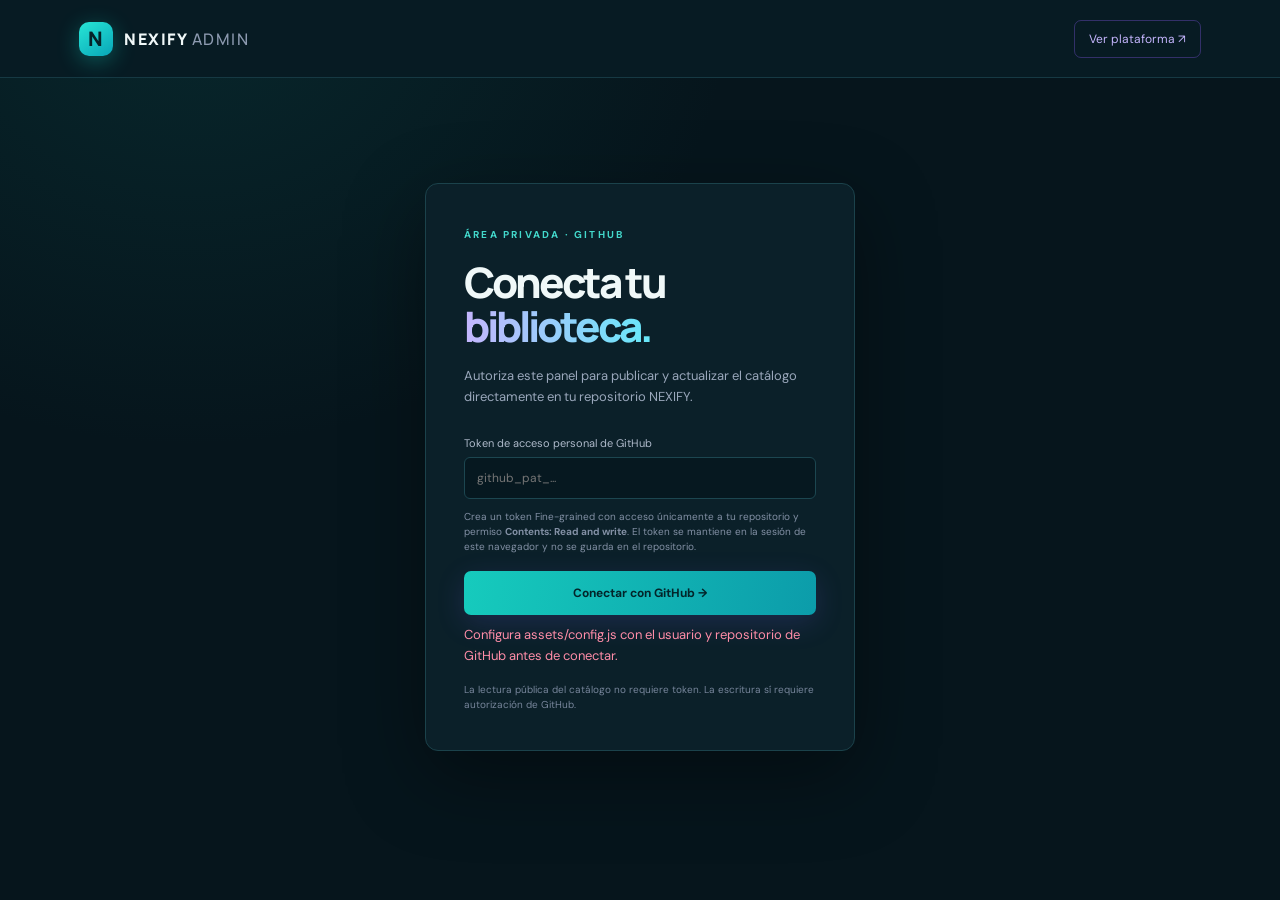
<file: admin.html>
<!doctype html>
<html lang="es">
<head>
<meta charset="utf-8"><meta name="viewport" content="width=device-width,initial-scale=1">
<meta name="theme-color" content="#06232d"><title>NEXIFY — Administración</title>
<link rel="stylesheet" href="assets/styles.css">
</head>
<body class="admin-body">
<header class="topbar admin-top"><a class="brand" href="index.html"><span class="brand-mark">N</span><span>NEXIFY <span class="brand-light">ADMIN</span></span></a><div class="top-actions"><a class="admin-link" href="index.html">Ver plataforma ↗</a></div></header>
<main class="admin-wrap">
  <section class="login-card" id="loginCard">
    <span class="eyebrow">ÁREA PRIVADA · GITHUB</span>
    <h1>Conecta tu<br><em>biblioteca.</em></h1>
    <p>Autoriza este panel para publicar y actualizar el catálogo directamente en tu repositorio NEXIFY.</p>
    <label for="githubToken">Token de acceso personal de GitHub</label>
    <input id="githubToken" type="password" autocomplete="off" placeholder="github_pat_..." spellcheck="false">
    <div class="form-hint">Crea un token Fine-grained con acceso únicamente a tu repositorio y permiso <strong>Contents: Read and write</strong>. El token se mantiene en la sesión de este navegador y no se guarda en el repositorio.</div>
    <button class="btn btn-primary full" id="connectBtn">Conectar con GitHub →</button>
    <p class="error-text" id="loginError" role="alert"></p>
    <small>La lectura pública del catálogo no requiere token. La escritura sí requiere autorización de GitHub.</small>
  </section>

  <section class="dashboard hidden" id="dashboard">
    <div class="admin-heading"><div><span class="eyebrow">CENTRO DE CONTROL · GITHUB</span><h1>Panel <em>administrativo.</em></h1><p id="connectionInfo">Repositorio conectado</p></div><button class="btn btn-glass" id="logoutBtn">Desconectar</button></div>
    <div class="stats-grid">
      <div class="stat-card"><span>PELÍCULAS</span><strong id="statMovies">0</strong></div>
      <div class="stat-card"><span>SERIES</span><strong id="statSeries">0</strong></div>
      <div class="stat-card"><span>CANALES EN VIVO</span><strong id="statChannels">0</strong></div>
      <div class="stat-card"><span>CONTENIDO TOTAL</span><strong id="statTotal">0</strong></div>
    </div>
    <div class="admin-columns">
      <section class="admin-panel">
        <div class="panel-heading"><div><span class="eyebrow">BIBLIOTECA</span><h2 id="formHeading">Agregar contenido</h2></div><button class="text-btn hidden" id="cancelEditBtn" type="button">Cancelar edición</button></div>
        <form id="contentForm">
          <input type="hidden" id="editingId">
          <div class="form-row">
            <div><label for="contentType">Tipo</label><select id="contentType"><option value="movie">Película</option><option value="series">Serie</option><option value="channel">Canal en vivo</option></select></div>
            <div><label for="contentCategory">Categoría / género</label><input id="contentCategory" placeholder="Acción, drama, noticias..."></div>
          </div>
          <label for="contentTitle">Título *</label><input id="contentTitle" required maxlength="140" placeholder="Nombre del contenido">
          <label for="contentDescription">Descripción</label><textarea id="contentDescription" rows="3" maxlength="1200" placeholder="Una breve descripción..."></textarea>
          <label for="contentImage">URL de portada / miniatura</label><input id="contentImage" type="url" placeholder="https://...">
          <div class="form-row">
            <div><label for="contentRating">Calificación</label><input id="contentRating" type="number" min="0" max="10" step="0.1" placeholder="8.5"></div>
            <div><label for="contentYear">Año</label><input id="contentYear" type="number" min="1888" max="2100" placeholder="2026"></div>
          </div>
          <label for="contentSource">Fuente de reproducción *</label>
          <select id="contentSource"><option value="mp4">MP4 / video directo</option><option value="hls">HLS / M3U8</option><option value="youtube">YouTube</option><option value="drive">Google Drive</option><option value="facebook">Facebook (URL de inserción)</option><option value="iframe">Iframe autorizado</option></select>
          <label for="contentUrl">Enlace de reproducción</label><input id="contentUrl" type="url" placeholder="https://...">
          <div id="seriesFields" class="series-fields hidden">
            <div class="form-row"><div><label for="seasonTitle">Nombre de temporada</label><input id="seasonTitle" placeholder="Temporada 1"></div><div><label for="episodeNumber">Número de episodio</label><input id="episodeNumber" type="number" min="1" value="1"></div></div>
            <label for="episodeTitle">Título del episodio</label><input id="episodeTitle" placeholder="Episodio 1">
            <label for="episodeUrl">URL del episodio</label><input id="episodeUrl" type="url" placeholder="https://...">
            <p class="form-hint">Al guardar una serie puedes añadir episodios de uno en uno. El panel los agrupa automáticamente por temporada.</p>
          </div>
          <label class="check-field"><input id="contentFeatured" type="checkbox"> Destacar en el catálogo</label>
          <p class="form-hint">Usa enlaces públicos o autorizados. YouTube, Drive y Facebook requieren permisos y formatos compatibles con sus reproductores.</p>
          <button class="btn btn-primary full" type="submit" id="saveContentBtn">＋ Publicar en GitHub</button>
        </form>
        <div class="notice" id="saveStatus" role="status">Los cambios se guardan como commits en el repositorio configurado.</div>
      </section>
      <section class="admin-panel">
        <div class="panel-heading"><div><span class="eyebrow">CONTENIDO PUBLICADO</span><h2>Tu biblioteca</h2></div><button class="text-btn" id="exportBtn">Exportar JSON ↓</button></div>
        <input id="adminSearch" type="search" placeholder="Buscar en la biblioteca..." aria-label="Buscar contenido">
        <div id="adminList" class="admin-list"></div>
        <div class="import-row"><label class="text-btn" for="importFile">Importar respaldo JSON ↑</label><input type="file" id="importFile" accept="application/json"></div>
        <div class="admin-actions"><button class="btn btn-glass" id="refreshBtn" type="button">↻ Actualizar desde GitHub</button></div>
      </section>
    </div>
    <div class="notice"><strong>Almacenamiento:</strong> GitHub es la fuente central del catálogo. El panel consulta y actualiza <code>data/catalog.json</code> mediante la API oficial de GitHub. No se utiliza una base de datos tradicional. Las imágenes y videos deben estar alojados en servicios públicos o autorizados; GitHub no debe usarse para almacenar archivos de video pesados.</div>
  </section>
</main>
<script src="assets/config.js"></script><script src="assets/admin.js"></script>
</body></html>
</file>
<file: assets/styles.css>
@import url('https://fonts.googleapis.com/css2?family=DM+Sans:wght@400;500;600;700&family=Manrope:wght@400;500;600;700;800&display=swap');
:root{--bg:#080b14;--panel:#101624;--panel2:#141d2e;--line:#253047;--text:#f4f6fb;--muted:#9ba7bc;--accent:#8b5cf6;--cyan:#4dd8e8;--font:'DM Sans',sans-serif;--display:'Manrope',sans-serif}*{box-sizing:border-box}html{scroll-behavior:smooth}body{margin:0;background:var(--bg);color:var(--text);font-family:var(--font)}a{color:inherit;text-decoration:none}button,input,textarea,select{font:inherit}.topbar{height:78px;padding:0 6.2%;display:flex;align-items:center;justify-content:space-between;border-bottom:1px solid #ffffff0c;background:#080b14ed;position:sticky;top:0;z-index:20;backdrop-filter:blur(18px)}.brand{display:flex;align-items:center;gap:11px;font:800 16px var(--display);letter-spacing:1.5px}.brand-mark{width:34px;height:34px;border-radius:10px;display:grid;place-items:center;background:linear-gradient(140deg,var(--accent),#4f46e5);box-shadow:0 6px 24px #8b5cf644;font:800 20px var(--display)}.brand-light{font-weight:500;color:#8d9ab0}.main-nav{display:flex;gap:34px;color:#aab3c4;font-size:13px}.main-nav a:hover,.main-nav a.active{color:#fff}.top-actions{display:flex;align-items:center;gap:20px}.icon-btn{border:0;background:transparent;color:#fff;font-size:22px;cursor:pointer}.admin-link{font-size:12px;color:#c4b5fd;border:1px solid #8b5cf655;padding:10px 14px;border-radius:7px}.hero{min-height:610px;position:relative;display:flex;align-items:center;padding:70px 10%;overflow:hidden;background:linear-gradient(90deg,#080b14 0%,#080b14e8 40%,#080b1470 75%,#080b1480),url('https://images.unsplash.com/photo-1534796636912-3b95b3ab5986?auto=format&fit=crop&w=2000&q=85') center 48%/cover}.hero:after{content:"";position:absolute;inset:auto 0 0;height:170px;background:linear-gradient(transparent,var(--bg))}.hero-content{position:relative;z-index:1;max-width:650px}.eyebrow{font-size:10px;letter-spacing:2.2px;color:#a99aff;font-weight:700}.eyebrow i,.live-indicator i{display:inline-block;width:7px;height:7px;border-radius:50%;background:var(--cyan);margin-right:8px;box-shadow:0 0 12px var(--cyan)}.hero-kicker{margin:34px 0 10px;color:#c5cbd8;letter-spacing:4px;font-size:10px}.hero h1,.login-card h1,.admin-heading h1{font:800 clamp(42px,6vw,72px)/1.04 var(--display);letter-spacing:-3px;margin:0}.hero h1 em,.login-card h1 em,.admin-heading h1 em,.bottom-banner h2 em{font-style:normal;background:linear-gradient(90deg,#c4b5fd,#67e8f9);-webkit-background-clip:text;background-clip:text;color:transparent}.hero-copy{color:#aab4c6;max-width:440px;line-height:1.8;font-size:14px;margin:22px 0 28px}.hero-buttons{display:flex;gap:12px}.btn{border:0;border-radius:7px;padding:14px 19px;font-size:12px;font-weight:700;cursor:pointer;display:inline-flex;align-items:center;justify-content:center;gap:20px;transition:.2s}.btn:hover{transform:translateY(-2px);filter:brightness(1.12)}.btn-primary{background:linear-gradient(100deg,#7955e9,#4d9be9);color:white;box-shadow:0 8px 28px #6655d633}.btn-glass{background:#ffffff12;border:1px solid #ffffff22;color:#fff}.hero-meta{position:absolute;z-index:2;bottom:35px;left:10%;right:10%;display:flex;justify-content:space-between;color:#718097;font-size:9px;letter-spacing:2px}.content-section,.live-section{padding:60px 7% 30px}.section-head{display:flex;justify-content:space-between;align-items:end;margin-bottom:25px}.section-head h2,.panel-heading h2{font:700 27px var(--display);letter-spacing:-1px;margin:8px 0 0}.section-head h2 span{color:#8f9bb0;font-weight:500}.section-count{font-size:9px;letter-spacing:1.5px;color:#76839a}.poster-grid{display:grid;grid-template-columns:repeat(5,minmax(0,1fr));gap:18px}.poster-card{min-width:0;cursor:pointer}.poster-art{height:260px;border-radius:9px;overflow:hidden;position:relative;background:linear-gradient(145deg,#202d49,#101522);border:1px solid #ffffff12}.poster-art img{width:100%;height:100%;object-fit:cover;display:block;transition:.35s}.poster-card:hover .poster-art img{transform:scale(1.06)}.poster-fallback{height:100%;display:grid;place-items:center;font:800 28px var(--display);letter-spacing:3px;color:#d8d2ff;background:radial-gradient(circle at 70% 20%,#5e4aa0,#192238 65%,#0d1220)}.poster-overlay{position:absolute;inset:auto 0 0;padding:30px 12px 12px;background:linear-gradient(transparent,#050711e8);display:flex;justify-content:space-between;align-items:end}.play-mini{width:31px;height:31px;border-radius:50%;display:grid;place-items:center;background:#ffffff25;border:1px solid #ffffff77;font-size:12px}.poster-info{padding:11px 2px}.poster-info strong{display:block;font-size:13px;white-space:nowrap;overflow:hidden;text-overflow:ellipsis}.poster-info span{display:block;color:#8491a7;font-size:10px;margin-top:5px}.empty-state{grid-column:1/-1;border:1px dashed #303d55;padding:28px;border-radius:9px;color:#8794a9;text-align:center;font-size:13px}.live-section{padding-top:55px;padding-bottom:70px}.live-indicator{font-size:10px;letter-spacing:1.5px;color:#ff7777}.live-indicator i{background:#ff6464;box-shadow:0 0 12px #ff6464}.channel-grid{display:grid;grid-template-columns:repeat(4,1fr);gap:14px}.channel-card{padding:17px;background:linear-gradient(120deg,#141e31,#0e1421);border:1px solid #ffffff12;border-radius:9px;display:flex;align-items:center;gap:14px;cursor:pointer}.channel-logo{width:48px;height:48px;display:grid;place-items:center;border-radius:9px;background:#263354;color:#c4b5fd;font:800 17px var(--display)}.channel-card strong{font-size:13px}.channel-card small{display:block;color:#8390a5;margin-top:5px}.bottom-banner{margin:10px 7% 70px;padding:45px 5%;border-radius:14px;border:1px solid #ffffff16;background:radial-gradient(ellipse at 80% 20%,#38307880,transparent 45%),linear-gradient(110deg,#151b30,#101827);display:flex;align-items:center;justify-content:space-between}.bottom-banner h2{font:750 30px/1.2 var(--display);margin:10px 0 0}.bottom-banner h2 em{font-style:normal}footer{border-top:1px solid #ffffff12;padding:28px 7%;display:flex;justify-content:space-between;align-items:center;color:#78859a;font-size:10px}.search-panel{margin:22px 7% 0;display:flex;gap:10px}.search-panel input{flex:1}.hidden{display:none!important}.modal{position:fixed;inset:0;background:#03050beF;z-index:50;display:grid;place-items:center;padding:20px}.player-shell{width:min(900px,100%);background:#0d1422;border:1px solid #ffffff20;border-radius:12px;padding:18px}.player-top{display:flex;justify-content:space-between;align-items:center;margin-bottom:14px}.player-top h3{margin:5px 0 0;font:700 20px var(--display)}.player-stage{background:#03050a;aspect-ratio:16/9;display:grid;place-items:center;border-radius:8px;overflow:hidden}.player-stage video,.player-stage iframe{width:100%;height:100%;border:0}.player-placeholder{text-align:center;color:#78869c}.play-symbol{font-size:35px;color:#a99aff}.player-note{color:#748197;font-size:10px;margin:12px 0 0}
.admin-body{min-height:100vh;background:radial-gradient(ellipse at 15% 0%,#29204e66,transparent 35%),var(--bg)}.admin-top{position:relative}.admin-wrap{max-width:1250px;margin:0 auto;padding:55px 5% 90px}.login-card{max-width:430px;margin:50px auto;background:#101726;border:1px solid #ffffff16;padding:38px;border-radius:13px;box-shadow:0 25px 80px #0006}.login-card h1{font-size:42px;margin:18px 0}.login-card p{color:#9aa7bb;font-size:13px;line-height:1.6;margin-bottom:28px}.login-card small{display:block;color:#77859b;font-size:10px;line-height:1.5;margin-top:15px}.admin-heading{display:flex;justify-content:space-between;align-items:center;margin-bottom:30px}.admin-heading h1{font-size:43px;margin:10px 0}.admin-heading p{color:#94a0b4;font-size:13px}.stats-grid{display:grid;grid-template-columns:repeat(4,1fr);gap:13px;margin-bottom:22px}.stat-card,.admin-panel{background:#101726;border:1px solid #ffffff14;border-radius:10px;padding:20px}.stat-card span{font-size:9px;letter-spacing:1.5px;color:#8c9ab0}.stat-card strong{display:block;font:700 30px var(--display);margin-top:12px}.admin-columns{display:grid;grid-template-columns:1fr 1fr;gap:18px}.panel-heading{display:flex;align-items:center;justify-content:space-between;margin-bottom:22px}.panel-heading h2{font-size:20px}.admin-panel label,.login-card label{display:block;font-size:11px;color:#aeb9ca;margin:14px 0 7px}input,textarea,select{width:100%;background:#0a101c;color:#edf1f8;border:1px solid #29364c;border-radius:6px;padding:12px;font-size:12px;outline:none}input:focus,textarea:focus,select:focus{border-color:#8b5cf6}textarea{resize:vertical}.form-row{display:grid;grid-template-columns:1fr 1fr;gap:12px}.form-hint{font-size:10px;line-height:1.5;color:#8390a5;margin:10px 0 17px}.full{width:100%}.text-btn{border:0;background:none;color:#b9a9ff;font-size:11px;cursor:pointer}.admin-list{display:grid;gap:9px;max-height:620px;overflow:auto}.admin-item{display:flex;align-items:center;gap:11px;padding:10px;background:#0b1220;border:1px solid #ffffff0c;border-radius:7px}.admin-thumb{width:43px;height:52px;border-radius:5px;background:#293453;object-fit:cover}.admin-item-info{flex:1;min-width:0}.admin-item-info strong{font-size:11px;display:block;overflow:hidden;text-overflow:ellipsis;white-space:nowrap}.admin-item-info small{color:#8390a5;font-size:9px}.delete-btn{background:#351b2a;border:1px solid #6e3047;color:#ff9db5;border-radius:5px;padding:7px 9px;cursor:pointer;font-size:10px}.import-row{margin-top:15px;padding-top:13px;border-top:1px solid #ffffff12}.import-row input{display:none}.notice{margin-top:20px;padding:15px 18px;background:#211d35;border:1px solid #6b55a344;border-radius:8px;color:#b6b2ca;font-size:11px;line-height:1.7}.notice strong{color:#d8ccff}.error-text{color:#ff8da8!important;margin:10px 0!important}
@media(max-width:900px){.poster-grid{grid-template-columns:repeat(3,1fr)}.poster-art{height:230px}.channel-grid{grid-template-columns:repeat(2,1fr)}.main-nav{gap:15px}.admin-columns{grid-template-columns:1fr}}@media(max-width:600px){.topbar{height:65px;padding:0 5%}.main-nav{display:none}.admin-link{padding:8px 10px}.hero{min-height:560px;padding:50px 7%;background-position:60% center}.hero h1{font-size:47px}.hero-meta{left:7%;right:7%}.content-section,.live-section{padding:42px 5% 20px}.section-head h2{font-size:21px}.poster-grid{grid-template-columns:repeat(2,1fr);gap:12px}.poster-art{height:220px}.channel-grid{grid-template-columns:1fr}.bottom-banner{margin:15px 5% 45px;display:block}.bottom-banner .btn{margin-top:25px}footer{padding:25px 5%;gap:18px;flex-wrap:wrap}.stats-grid{grid-template-columns:repeat(2,1fr)}.admin-wrap{padding:35px 5%}.admin-heading{display:block}.admin-heading .btn{margin-top:15px}.admin-heading h1{font-size:34px}.login-card{padding:25px;margin:20px auto}.form-row{grid-template-columns:1fr}.poster-art{height:205px}}

/* NEXIFY visual direction — inspired by the user's selected reference */
:root{--bg:#06151c;--panel:#0b2029;--panel2:#102d37;--line:#1d4650;--text:#f0f8f8;--muted:#8da8ad;--accent:#13d5c4;--cyan:#43e7d7}
body.nexify-public{display:grid;grid-template-columns:190px minmax(0,1fr);grid-template-rows:76px auto auto;min-height:100vh;background:#06151c}
.side-rail{grid-column:1;grid-row:1/4;position:sticky;top:0;height:100vh;padding:25px 15px;background:#071b23;border-right:1px solid #163943;display:flex;flex-direction:column;z-index:25}
.side-rail .brand{font-size:15px;letter-spacing:1.4px;margin:0 0 38px 5px}
.brand-mark{background:linear-gradient(145deg,#27e5d5,#08a6b8);color:#052229;box-shadow:0 5px 22px #11d4c455}
.side-links{display:grid;gap:8px}
.side-links a,.side-bottom a{display:flex;align-items:center;gap:12px;padding:12px 11px;border-radius:7px;color:#8ba6ac;font-size:12px}
.side-links a:hover,.side-links a.active,.side-bottom a:hover{background:#103844;color:#5df1df}
.side-links a.active{box-shadow:inset 2px 0 #24dccc}
.side-bottom{margin-top:auto;border-top:1px solid #173943;padding-top:14px}
body.nexify-public .topbar{grid-column:2;grid-row:1;position:sticky;top:0;height:76px;padding:0 4%;background:#081a22f2;border-bottom:1px solid #163943}
.welcome-line{display:flex;flex-direction:column;gap:5px}.welcome-line strong{font:600 13px var(--display);color:#d9eeee}
body.nexify-public .main-nav{display:none}
body.nexify-public .public-main{grid-column:2;grid-row:2;padding:0 4%;min-width:0}
body.nexify-public .hero{min-height:390px;margin:22px 0 30px;border-radius:12px;padding:45px 5%;background:linear-gradient(90deg,#061a22 0%,#061a22dc 40%,#061a2280 75%),url('https://images.unsplash.com/photo-1489599849927-2ee91cede3ba?auto=format&fit=crop&w=1800&q=85') center/cover}
body.nexify-public .hero:after{display:none}
body.nexify-public .hero h1{font-size:clamp(36px,4vw,55px);letter-spacing:-2px}
body.nexify-public .hero-kicker{margin-top:18px}
body.nexify-public .hero-meta{bottom:18px}
body.nexify-public .content-section,body.nexify-public .live-section{padding:30px 0 12px}
body.nexify-public .section-head h2{font-size:22px}
body.nexify-public .poster-grid{grid-template-columns:repeat(5,minmax(0,1fr));gap:13px}
body.nexify-public .poster-art{height:205px;border-radius:7px;background:#0d2b34}
body.nexify-public .poster-art img{filter:saturate(.9)}
body.nexify-public .poster-card:hover .poster-art{border-color:#27dccc}
body.nexify-public .poster-info strong{font-size:12px}
body.nexify-public .channel-grid{grid-template-columns:repeat(4,1fr)}
body.nexify-public .channel-card{background:#0b2630;border-color:#17434c}
body.nexify-public .channel-logo{background:#10434a;color:#58e9d9}
body.nexify-public .bottom-banner{margin:35px 0 45px;background:linear-gradient(110deg,#0d3038,#102c3c);border-color:#1c4b53}
body.nexify-public .public-footer{grid-column:2;grid-row:3;padding:25px 4%;background:#071820;border-color:#153842}
body.nexify-public .btn-primary{background:linear-gradient(100deg,#16cbbd,#0c9caa);color:#03252a;box-shadow:0 8px 25px #10cbbb22}
body.nexify-public .btn-glass{background:#0b2d36;border-color:#28616a}
body.nexify-public .eyebrow{color:#43d9cc}
body.nexify-public .poster-fallback{background:radial-gradient(circle at 70% 20%,#17636b,#102c39 65%,#091a24);color:#b4fff4}
body.nexify-public .admin-link{color:#55e6d8;border-color:#1e6a6d}
body.nexify-public .search-panel{grid-column:2;margin:15px 4% 0}
.admin-body{background:radial-gradient(ellipse at 15% 0%,#0b4a4b55,transparent 35%),#06151c}
.admin-top{background:#071b23;border-color:#163943}
.admin-top .brand-mark{background:linear-gradient(145deg,#27e5d5,#08a6b8);color:#052229}
.admin-wrap{max-width:1280px}
.admin-panel,.stat-card,.login-card{background:#0b2029;border-color:#1b424b}
.admin-panel input,.admin-panel textarea,.admin-panel select,.login-card input{background:#061820;border-color:#1c4650}
.admin-panel input:focus,.admin-panel textarea:focus,.admin-panel select:focus,.login-card input:focus{border-color:#25d9c9}
.admin-wrap .eyebrow{color:#43d9cc}
.admin-wrap .btn-primary{background:linear-gradient(100deg,#16cbbd,#0c9caa);color:#03252a}
.notice{background:#0d3035;border-color:#1c5b5b;color:#b0d3d0}
.notice strong{color:#5de9dc}
.text-btn{color:#4ee2d3}
@media(max-width:900px){body.nexify-public{grid-template-columns:70px minmax(0,1fr)}.side-rail{padding:22px 9px}.side-rail .brand{margin-left:8px}.side-rail .brand>span:last-child,.side-links a span,.side-bottom a span{display:none}.side-links a,.side-bottom a{justify-content:center;font-size:17px}.side-links a{padding:13px 5px}body.nexify-public .poster-grid{grid-template-columns:repeat(3,minmax(0,1fr))}body.nexify-public .channel-grid{grid-template-columns:repeat(2,1fr)}}
@media(max-width:600px){body.nexify-public{grid-template-columns:54px minmax(0,1fr);grid-template-rows:65px auto auto}.side-rail{height:100vh;padding:18px 5px}.side-rail .brand{margin:0 auto 28px}.side-rail .brand-mark{width:31px;height:31px}body.nexify-public .topbar{height:65px;padding:0 12px}.welcome-line .eyebrow{font-size:8px;letter-spacing:1px}.welcome-line strong{font-size:11px}.top-actions{gap:7px}.admin-link{font-size:9px;padding:8px}body.nexify-public .public-main{padding:0 12px}body.nexify-public .hero{min-height:370px;margin:13px 0 15px;padding:30px 22px}body.nexify-public .hero h1{font-size:38px}body.nexify-public .hero-copy{font-size:12px}body.nexify-public .hero-meta{left:22px;right:22px;font-size:7px}body.nexify-public .poster-grid{grid-template-columns:repeat(2,minmax(0,1fr));gap:10px}body.nexify-public .poster-art{height:180px}body.nexify-public .channel-grid{grid-template-columns:1fr}body.nexify-public .section-head h2{font-size:18px}body.nexify-public .public-footer{padding:20px 12px;gap:12px}}

/* NEXIFY home page — faithful two-column streaming dashboard layout */
body.nexify-public{display:grid;grid-template-columns:190px minmax(0,1fr);grid-template-rows:72px auto auto;min-height:100vh;background:#071a21}
body.nexify-public .side-rail{grid-column:1;grid-row:1/4;position:sticky;top:0;height:100vh;padding:23px 13px;background:#061820;border-right:1px solid #153943;display:flex;flex-direction:column}
body.nexify-public .side-rail .brand{font-size:15px;letter-spacing:1.5px;margin:0 0 30px 5px;color:#efffff}
body.nexify-public .brand-mark{background:linear-gradient(145deg,#4bf4e2,#08a6b8);color:#062229;box-shadow:0 4px 18px #11d4c455}
.side-label{font-size:8px;letter-spacing:1.5px;color:#55777e;padding:0 10px 10px}
.side-label-lower{margin-top:26px}
body.nexify-public .side-links{display:grid;gap:5px}
body.nexify-public .side-links a,body.nexify-public .side-bottom a{display:flex;align-items:center;gap:11px;padding:10px;border-radius:6px;color:#91adb2;font-size:11px}
body.nexify-public .side-links a:hover,body.nexify-public .side-links a.active,body.nexify-public .side-bottom a:hover{background:#103b45;color:#5ef0df}
body.nexify-public .side-links a.active{box-shadow:inset 2px 0 #2be2d0}
.nav-ico{width:16px;text-align:center;font-size:14px}
body.nexify-public .side-bottom{margin-top:auto;border-top:1px solid #153943;padding-top:12px}
body.nexify-public .topbar{grid-column:2;grid-row:1;position:sticky;top:0;height:72px;padding:0 3%;background:#081d25f5;border-bottom:1px solid #153943;display:flex;align-items:center;justify-content:space-between;z-index:20}
.top-search{width:min(390px,50%);display:flex;align-items:center;gap:10px;background:#0c2932;border:1px solid #19434c;border-radius:7px;padding:0 12px;color:#69b7b5}
.top-search input{background:transparent;border:0;padding:11px 0;color:#e9ffff;font-size:11px;outline:0}
.top-search input::placeholder{color:#729096}
body.nexify-public .top-actions{gap:15px}
.notification-btn{border:0;background:transparent;color:#8daeb2;font-size:19px}
.profile-chip{display:flex;align-items:center;gap:9px;padding-left:12px;border-left:1px solid #21434a;font-size:10px}
.profile-chip strong,.profile-chip small{display:block}.profile-chip strong{color:#e3f3f3}.profile-chip small{color:#719096;margin-top:3px}.profile-chip>span{color:#8aa3a7}
.avatar{width:29px;height:29px;border-radius:50%;display:grid;place-items:center;background:linear-gradient(140deg,#22d8ca,#168b9a);color:#05242a;font-weight:800}
body.nexify-public .public-main{grid-column:2;grid-row:2;padding:22px 3% 0;min-width:0}
.home-hero{display:grid;grid-template-columns:minmax(0,1.55fr) minmax(210px,.72fr);grid-template-rows:260px;gap:13px;padding:0;background:transparent;margin-bottom:25px}
.feature-copy{grid-column:1;grid-row:1;z-index:2;align-self:stretch;padding:27px 28px;border-radius:10px;position:relative;overflow:hidden;background:linear-gradient(90deg,#09232beF 0%,#09232bdf 47%,#09232b35 100%),url('https://images.unsplash.com/photo-1534447677768-be436bb09401?auto=format&fit=crop&w=1100&q=85') center/cover}
.feature-tags{display:flex;gap:7px}.tag{font-size:8px;letter-spacing:1px;padding:5px 8px;border-radius:4px;background:#173c45;color:#a5c3c5}.tag-active{background:#0c887f;color:#d8fffa}
.feature-kicker{font-size:8px;letter-spacing:1.8px;color:#79aaa9;margin:17px 0 7px}
.feature-copy h1{font:800 clamp(24px,3vw,37px)/1.04 var(--display);letter-spacing:-1.3px;margin:0;color:#f2ffff}
.feature-copy h1 em{font-style:normal;color:#51e6d5}
.feature-description{font-size:10px;line-height:1.6;color:#aac3c5;max-width:330px;margin:11px 0 15px}
.feature-actions{display:flex;gap:8px}.feature-actions .btn{font-size:9px;padding:10px 13px;gap:5px}
body.nexify-public .btn-primary{background:#16d4bf;color:#04252a;box-shadow:0 5px 18px #0cd4bd25}
.btn-feature-secondary{background:#17404a;color:#d6eeee;border:1px solid #28606a}
.feature-art{grid-column:1;grid-row:1;justify-self:end;width:42%;height:100%;position:relative;overflow:hidden;border-radius:10px;opacity:.68;pointer-events:none}
.feature-art img{width:100%;height:100%;object-fit:cover}
.feature-art-shade{position:absolute;inset:0;background:linear-gradient(90deg,#09232b,transparent 55%,#09232b44)}
.feature-age{position:absolute;right:12px;top:12px;font-size:7px;letter-spacing:1px;color:#d7fffa;background:#082d34b8;padding:6px;border-radius:3px}
.hero-categories{grid-column:2;grid-row:1;display:grid;grid-template-columns:1fr 1fr;grid-template-rows:28px repeat(3,1fr);gap:7px;background:#0a222b;border:1px solid #153c46;border-radius:10px;padding:11px;min-width:0}
.category-heading{grid-column:1/3;display:flex;align-items:center;justify-content:space-between;font-size:10px}.category-heading a{font-size:8px;color:#54daca}
.category-tile{position:relative;overflow:hidden;border-radius:5px;min-height:0;background:#153b43}
.category-tile img{width:100%;height:100%;position:absolute;inset:0;object-fit:cover;opacity:.7;transition:.25s}
.category-tile:hover img{transform:scale(1.08);opacity:1}
.category-tile:after{content:"";position:absolute;inset:0;background:linear-gradient(transparent,#06191fdd)}
.category-tile span{position:absolute;z-index:1;bottom:6px;left:7px;font-size:8px;color:white}
body.nexify-public .content-section,body.nexify-public .live-section{padding:10px 0 17px}
body.nexify-public .section-head{margin-bottom:13px;align-items:center}
body.nexify-public .section-head h2{font:700 17px var(--display);letter-spacing:-.3px;margin:0;color:#e8f6f6}
body.nexify-public .section-head h2 span{color:#6c9298;font-weight:500}
body.nexify-public .section-head p{font-size:9px;color:#6f9298;margin:4px 0 0}
.section-link{font-size:9px;color:#50d8ca}
.continue-grid{display:grid;grid-template-columns:repeat(3,minmax(0,1fr));gap:12px}
.continue-card{height:126px;position:relative;overflow:hidden;border-radius:7px;cursor:pointer;background:#0b3039}
.continue-card img{width:100%;height:100%;object-fit:cover;transition:.3s}
.continue-card:hover img{transform:scale(1.05)}
.continue-card:after{content:"";position:absolute;inset:0;background:linear-gradient(0deg,#06171fea,transparent 85%)}
.continue-overlay{position:absolute;z-index:1;left:12px;right:12px;bottom:10px}
.continue-overlay span{display:block;color:#a5c6c7;font-size:7px;letter-spacing:1px;margin-bottom:4px}
.continue-overlay strong{font-size:10px}
.progress{height:3px;background:#ffffff50;border-radius:5px;margin-top:8px;overflow:hidden}.progress i{display:block;height:100%;background:#31e1cf}
.continue-play{position:absolute;z-index:2;right:12px;top:12px;width:25px;height:25px;border:1px solid #ffffff70;border-radius:50%;background:#06252ca8;color:#fff;font-size:9px}
body.nexify-public .poster-grid{grid-template-columns:repeat(6,minmax(0,1fr));gap:11px}
body.nexify-public .poster-art{height:170px;border-radius:6px;background:#0b2b34;border:1px solid #19424a}
body.nexify-public .poster-overlay{padding:22px 8px 8px}
body.nexify-public .poster-overlay .eyebrow{font-size:7px;letter-spacing:.8px}
body.nexify-public .poster-info{padding:7px 1px}
body.nexify-public .poster-info strong{font-size:10px}
body.nexify-public .poster-info span{font-size:8px;margin-top:3px}
body.nexify-public .play-mini{width:25px;height:25px;font-size:9px}
body.nexify-public .channel-grid{grid-template-columns:repeat(4,minmax(0,1fr));gap:9px}
body.nexify-public .channel-card{padding:11px;background:#0b2730;border:1px solid #17434c}
body.nexify-public .channel-logo{width:37px;height:37px;font-size:13px}
body.nexify-public .channel-card strong{font-size:10px}
body.nexify-public .channel-card small{font-size:8px}
body.nexify-public .bottom-banner{margin:20px 0 35px;padding:25px 4%;border-radius:9px;background:linear-gradient(100deg,#0d343b,#0d2935);border-color:#1c4b53}
body.nexify-public .bottom-banner h2{font-size:23px}
body.nexify-public .public-footer{grid-column:2;grid-row:3;padding:18px 3%;background:#061820;border-color:#153943;font-size:9px}
body.nexify-public .public-footer .brand{font-size:12px}
body.nexify-public .hero{display:none}
body.nexify-public .search-panel{display:none!important}
@media(max-width:1050px){body.nexify-public .poster-grid{grid-template-columns:repeat(4,minmax(0,1fr))}.home-hero{grid-template-columns:minmax(0,1.3fr) minmax(190px,.7fr)}}
@media(max-width:760px){body.nexify-public{grid-template-columns:65px minmax(0,1fr)}body.nexify-public .side-rail{padding:20px 7px}body.nexify-public .side-rail .brand>span:last-child,body.nexify-public .side-links a>span:not(.nav-ico),body.nexify-public .side-bottom a>span:not(.nav-ico),.side-label{display:none}body.nexify-public .side-links a,body.nexify-public .side-bottom a{justify-content:center;padding:12px 5px}body.nexify-public .topbar{padding:0 14px}.home-hero{grid-template-columns:1fr;grid-template-rows:230px auto}.feature-copy{grid-column:1;grid-row:1}.feature-art{display:none}.hero-categories{grid-column:1;grid-row:2;grid-template-columns:repeat(3,1fr);grid-template-rows:25px 70px 70px}.category-heading{grid-column:1/4}.continue-grid{grid-template-columns:1fr 1fr}.continue-card:last-child{display:none}body.nexify-public .poster-grid{grid-template-columns:repeat(3,minmax(0,1fr))}body.nexify-public .channel-grid{grid-template-columns:repeat(2,minmax(0,1fr))}}
@media(max-width:520px){body.nexify-public{grid-template-columns:52px minmax(0,1fr)}body.nexify-public .topbar{height:62px}.top-search{width:65%}.top-actions{gap:6px}.profile-chip>div:not(.avatar),.profile-chip>span,.notification-btn{display:none}body.nexify-public .public-main{padding:13px 10px 0}.home-hero{grid-template-rows:220px auto;gap:9px}.feature-copy{padding:20px}.feature-copy h1{font-size:27px}.feature-description{max-width:260px;font-size:9px}.category-tile span{font-size:7px}.continue-grid{grid-template-columns:1fr}.continue-card:nth-child(n+2){display:none}body.nexify-public .poster-grid{grid-template-columns:repeat(2,minmax(0,1fr))}body.nexify-public .poster-art{height:165px}body.nexify-public .channel-grid{grid-template-columns:1fr}body.nexify-public .bottom-banner{display:block}body.nexify-public .bottom-banner .btn{margin-top:15px}.profile-chip{padding-left:6px}}

/* NEXIFY catalog UI — closely follows the supplied desktop app reference */
body.nexify-app{margin:0;min-height:100vh;background:#06232d;color:#c5d9df;font-family:Inter,system-ui,Arial,sans-serif;overflow-x:hidden}
.app-topbar{height:122px;position:fixed;z-index:50;inset:0 0 auto;background:radial-gradient(ellipse at 50% -80%,#167c83,#063440 65%,#062b36);border-bottom:1px solid #24505a;display:flex;align-items:flex-start;justify-content:space-between;padding:8px 22px;box-sizing:border-box}
.top-left,.top-right{display:flex;align-items:center;gap:12px}.clock-pill,.pro-pill,.profile-menu,.round-tool{height:45px;border:1px solid #28606b;background:#0b3b49c9;border-radius:12px;color:#c6e1e4;display:flex;align-items:center;gap:10px;padding:0 13px;box-shadow:0 4px 15px #00151b40}.clock-pill strong{font-size:14px}.clock-pill small{font-size:11px;color:#9ab8bd}.pro-pill{font-size:12px;font-weight:700}.nexify-logo{position:absolute;top:9px;left:50%;transform:translateX(-50%);font-size:0;width:50px;height:42px;text-decoration:none}
.nexify-logo:before{content:"N";display:block;font-size:42px;line-height:39px;font-weight:1000;font-style:italic;letter-spacing:-8px;padding-right:8px;background:linear-gradient(140deg,#e3ffff,#38e1d6 48%,#5075ff);background-clip:text;-webkit-background-clip:text;color:transparent;filter:drop-shadow(0 3px 6px #16d9d366)}
.profile-menu{min-width:185px;text-align:left}.profile-avatar{width:34px;height:34px;border-radius:9px;background:#183f67;display:grid;place-items:center;font-weight:800;color:#b9e6f4}.profile-menu span:nth-child(2){display:flex;flex:1;flex-direction:column;gap:3px}.profile-menu b{font-size:12px}.profile-menu small{font-size:10px;color:#9cb9c0}.round-tool{width:44px;justify-content:center;padding:0;font-size:18px;text-decoration:none}
.primary-tabs{position:absolute;left:50%;bottom:8px;transform:translateX(-50%);width:min(560px,55vw);height:44px;border:1px solid #2b5963;border-radius:13px;background:#0b3b48;display:grid;grid-template-columns:repeat(3,1fr);padding:4px;gap:4px}
.primary-tab{border:0;border-radius:9px;background:transparent;color:#9dbbc1;font-size:12px;display:flex;align-items:center;justify-content:center;gap:9px;cursor:pointer}.primary-tab.active{background:#104c5a;color:#e0ffff;box-shadow:0 3px 12px #001a2055}
.catalog-sidebar{position:fixed;z-index:30;left:0;top:122px;bottom:0;width:258px;background:#082c38;border-right:1px solid #28515b;padding:8px 7px;box-sizing:border-box;overflow-y:auto}
.collapse-side{display:block;margin:0 0 17px auto;width:36px;height:36px;border-radius:9px;border:1px solid #285b65;background:#0b3b48;color:#c1dfe2;font-size:18px}
.library-links{padding:0 0 16px;border-bottom:1px solid #1d4651;display:grid;gap:2px}.library-links button{border:0;background:transparent;color:#bfd5d9;text-align:left;padding:10px 5px;font-size:12px;display:flex;align-items:center;gap:11px;cursor:pointer}.library-links button:hover{background:#10414d;border-radius:6px}.library-links small{margin-left:auto;color:#7ea4aa}
.side-category-head{display:flex;justify-content:space-between;padding:19px 4px 10px;font-size:11px;color:#aac8ce}.side-category-head small{color:#7fa4aa}.category-search{width:100%;height:39px;box-sizing:border-box;border:1px solid #32616b;border-radius:11px;background:#10404c;color:#e1f2f4;padding:0 12px;font-size:12px;outline:none}.category-search::placeholder{color:#8eafb5}.category-list{display:grid;margin:8px -7px}.category-list button{border:0;background:transparent;color:#c2d8dc;text-align:left;padding:10px 13px;font-size:12px;cursor:pointer}.category-list button:hover,.category-list button.selected{background:#124655;color:#e8ffff}.sidebar-admin{display:none}
.catalog-main{margin-left:258px;padding:145px 24px 35px;min-height:100vh;box-sizing:border-box}
.catalog-toolbar{display:flex;align-items:center;justify-content:space-between;gap:20px;margin-bottom:15px}.catalog-toolbar h1{font-size:23px;line-height:1.1;margin:0 0 7px;font-weight:600;color:#d3e7e9}.catalog-toolbar p{margin:0;font-size:12px;color:#a0bdc2}.catalog-controls{display:flex;gap:8px}.sort-control,.catalog-search{height:37px;box-sizing:border-box;border:1px solid #2b606b;border-radius:13px;background:#0c3a47;display:flex;align-items:center;gap:9px;padding:0 12px;color:#a8c5ca}.sort-control select,.catalog-search input{border:0;outline:0;background:transparent;color:#d4e9eb;font-size:12px}.sort-control select{width:95px}.sort-control option{background:#0b303b}.catalog-search{width:240px}.catalog-search input{width:100%}.catalog-search input::placeholder{color:#8caeb4}
.catalog-grid{display:grid;grid-template-columns:repeat(7,minmax(0,1fr));gap:12px}
.catalog-card{min-width:0;background:#0b3a48;border:1px solid #28606c;border-radius:9px;overflow:hidden;cursor:pointer;transition:transform .18s,border-color .18s;box-shadow:0 3px 9px #00161c55}.catalog-card:hover{transform:translateY(-3px);border-color:#4bd6d0}
.cover{height:clamp(190px,19vw,270px);position:relative;background:#103b48;overflow:hidden}.cover>img{width:100%;height:100%;display:block;object-fit:cover}.rating{position:absolute;right:7px;top:8px;padding:5px 7px;border-radius:12px;background:#102e39e8;color:#f2df63;font-size:10px;font-weight:700}.favorite-btn{position:absolute;right:8px;bottom:8px;width:35px;height:35px;border-radius:50%;border:1px solid #8ebbc4a8;background:#0a3544d9;color:#e0f7f8;font-size:22px;line-height:1;cursor:pointer}.favorite-btn.is-favorite{color:#ff7189;background:#392638e8}.card-caption{height:36px;display:flex;align-items:center;padding:0 9px;font-size:12px;color:#d1e4e7;white-space:nowrap;overflow:hidden;text-overflow:ellipsis}.poster-placeholder{height:100%;display:grid;place-items:center;background:linear-gradient(145deg,#145867,#071d29);font-size:32px;font-weight:800;color:#70e2d8}.empty-catalog{grid-column:1/-1;padding:55px 20px;text-align:center;color:#91b1b7;background:#0a303b;border:1px dashed #32616b;border-radius:10px}
body.nexify-app .modal{position:fixed;z-index:100;inset:0;background:#001016e8;display:grid;place-items:center;padding:20px}body.nexify-app .modal.hidden{display:none}.player-shell{width:min(900px,96vw);background:#092b36;border:1px solid #32636d;border-radius:13px;padding:17px}.player-top{display:flex;justify-content:space-between;align-items:center;margin-bottom:12px}.player-top h3{margin:4px 0;font-size:17px}.player-stage{height:min(65vh,520px);background:#000;display:grid;place-items:center}.player-stage video,.player-stage iframe{width:100%;height:100%;border:0}.player-placeholder{color:#a9c5ca;text-align:center;padding:25px}.player-note{font-size:11px;color:#8daeb4}
@media(max-width:1300px){.catalog-grid{grid-template-columns:repeat(5,minmax(0,1fr))}.cover{height:clamp(180px,22vw,250px)}}
@media(max-width:900px){.catalog-sidebar{width:205px}.catalog-main{margin-left:205px;padding-left:15px;padding-right:15px}.catalog-grid{grid-template-columns:repeat(4,minmax(0,1fr))}.top-left .clock-pill small{display:none}}
@media(max-width:650px){.app-topbar{height:112px;padding:8px 10px}.clock-pill{height:36px;padding:0 8px;gap:5px}.clock-pill strong{font-size:11px}.clock-pill small,.pro-pill{display:none}.nexify-logo{top:49px}.top-right{gap:5px}.profile-menu{min-width:0;height:36px;padding:0 7px}.profile-menu span:nth-child(2){display:none}.profile-menu>span:last-child{display:none}.round-tool{height:36px;width:36px}.primary-tabs{width:calc(100% - 20px);bottom:5px;height:37px}.catalog-sidebar{top:112px;width:57px;padding:8px 4px}.collapse-side{width:40px;height:35px;font-size:0}.collapse-side:after{content:"☷";font-size:17px}.library-links{padding-bottom:10px}.library-links button{justify-content:center;padding:12px 0;font-size:0}.library-links button small,.library-links button span,.side-category-head,.category-search,.category-list,.sidebar-admin{display:none}.catalog-main{margin-left:57px;padding:127px 10px 25px}.catalog-toolbar{align-items:flex-start;flex-direction:column;gap:10px}.catalog-toolbar h1{font-size:20px}.catalog-controls{width:100%}.sort-control{flex:0 0 115px}.catalog-search{flex:1;width:auto}.catalog-grid{grid-template-columns:repeat(2,minmax(0,1fr));gap:9px}.cover{height:clamp(170px,60vw,260px)}.card-caption{font-size:10px;height:33px}}

/* Account profiles and page settings */
.profile-menu{cursor:pointer}.profile-menu:hover,.round-tool:hover{border-color:#58d9d0;background:#10505b}.profile-popover{position:fixed;z-index:90;right:75px;top:62px;width:265px;padding:15px;background:#092f3b;border:1px solid #32636d;border-radius:13px;box-shadow:0 18px 45px #001219bb}.profile-popover.hidden{display:none}.popover-heading strong,.popover-heading span{display:block}.popover-heading strong{font-size:14px;color:#e6f6f7}.popover-heading span{font-size:11px;color:#8eafb5;margin-top:4px}.profile-options{display:grid;gap:7px;margin:14px 0}.profile-option{width:100%;display:flex;align-items:center;gap:10px;padding:9px;border:1px solid transparent;border-radius:9px;background:#0d3b48;color:#d5e9eb;text-align:left;cursor:pointer}.profile-option:hover,.profile-option.active{border-color:#3abfb9;background:#104b57}.profile-option .profile-avatar{flex:0 0 35px}.profile-option span:last-child{font-size:12px}.profile-option small{display:block;color:#8eafb5;font-size:10px;margin-top:3px}.manage-profiles{width:100%;border:0;border-top:1px solid #28515b;background:transparent;color:#80e4dc;padding:13px 3px 2px;text-align:left;font-size:12px;cursor:pointer}
.settings-shell{width:min(680px,96vw);max-height:90vh;overflow:auto;background:#082d39;border:1px solid #32636d;border-radius:15px;padding:20px;box-shadow:0 20px 60px #0009}.settings-header{display:flex;align-items:center;justify-content:space-between}.settings-header h2{margin:5px 0 0;color:#e6f7f8;font-size:22px}.settings-tabs{display:flex;gap:7px;border-bottom:1px solid #28515b;margin:18px 0}.settings-tab{border:0;border-bottom:2px solid transparent;background:transparent;color:#91b4bb;padding:11px 15px;font-size:12px;cursor:pointer}.settings-tab.active{color:#6ce4da;border-color:#39cfc3}.settings-panel h3{font-size:15px;color:#e0f1f2;margin:8px 0}.settings-panel p{font-size:11px;color:#91b1b8;margin:0 0 17px}.settings-field{display:grid;gap:7px;color:#b9d2d6;font-size:11px;margin:13px 0}.settings-field input,.settings-field select{width:100%;box-sizing:border-box;border:1px solid #32616b;border-radius:8px;background:#0d3a46;color:#e2f4f5;padding:11px;font-size:12px;outline:none}.settings-save,.settings-cancel{border:1px solid #36c9bf;border-radius:8px;background:#19bbaa;color:#04282e;padding:10px 14px;font-weight:700;font-size:11px;cursor:pointer}.settings-save.compact{white-space:nowrap}.settings-tabs~.settings-panel.hidden,.profile-editor.hidden{display:none}.profiles-panel-heading{display:flex;align-items:center;justify-content:space-between;gap:12px}.managed-profiles{display:grid;gap:8px;margin:15px 0}.managed-profile{display:flex;align-items:center;gap:10px;padding:10px;background:#0c3945;border:1px solid #28545e;border-radius:9px}.managed-profile .profile-avatar{flex:0 0 38px}.managed-profile-info{flex:1;min-width:0}.managed-profile-info strong{display:block;font-size:12px;color:#e1f2f3}.managed-profile-info small{font-size:10px;color:#8eafb5}.profile-actions{display:flex;gap:6px}.profile-actions button{border:1px solid #37616a;border-radius:6px;background:#123f4b;color:#c8e1e4;padding:7px 9px;font-size:10px;cursor:pointer}.profile-actions button.delete{color:#ff9a9a}.profile-editor{margin-top:16px;padding:14px;border:1px solid #32616b;border-radius:10px;background:#0a3440}.profile-editor h4{margin:0 0 8px;color:#e3f5f6}.editor-actions{display:flex;justify-content:flex-end;gap:8px}.settings-cancel{background:transparent;color:#b4cdd1;border-color:#456b73}
@media(max-width:650px){.profile-popover{right:10px;top:55px}.settings-shell{padding:14px}.profiles-panel-heading{align-items:flex-start;flex-direction:column}.managed-profile{flex-wrap:wrap}.profile-actions{margin-left:auto}}

/* Settings now contains profile management only */
.settings-tabs{display:none!important}
#profilesSettingsPanel{display:block!important}
#pageSettingsPanel{display:none!important}

/* NEXIFY functional extensions — same approved teal catalog visual language */
.catalog-status{font-size:10px!important;margin-top:5px!important;color:#76c8bd!important}
.catalog-status[data-state="warning"]{color:#e8c77b!important}
.catalog-status[data-state="success"]{color:#78d9c7!important}
.catalog-status[data-state="error"]{color:#ff9aa7!important}
.catalog-card:focus-visible{outline:2px solid #50e2d5;outline-offset:3px}
.catalog-sidebar .library-links button[aria-current="true"]{background:#124655;color:#e8ffff}
.sidebar-collapsed .catalog-sidebar{width:70px}
.sidebar-collapsed .catalog-main{margin-left:70px}
.sidebar-collapsed .library-links button{justify-content:center;font-size:0}
.sidebar-collapsed .library-links button small,.sidebar-collapsed .side-category-head,.sidebar-collapsed .category-search,.sidebar-collapsed .category-list{display:none}
.episode-picker-wrap{padding:12px 2px 2px;display:flex;gap:12px;flex-wrap:wrap}
.episode-picker{display:flex;gap:12px;flex-wrap:wrap;width:100%}
.episode-picker label{display:flex;align-items:center;gap:8px;color:#a9c9ce;font-size:11px}
.episode-picker select{background:#0b3b48;color:#e4f5f5;border:1px solid #32616b;border-radius:7px;padding:8px;min-width:130px}
.player-error{color:#ff9da8;font-size:12px;padding:12px;text-align:center}
.series-fields{padding:12px;margin:12px 0;background:#092b36;border:1px solid #24535d;border-radius:8px}
.series-fields.hidden{display:none}
.check-field{display:flex!important;align-items:center;gap:9px;color:#b7d1d5!important}
.check-field input{width:auto;accent-color:#20c9bc}
.edit-btn{background:#123e49;border:1px solid #28606b;color:#a9eee6;border-radius:5px;padding:7px 9px;cursor:pointer;font-size:10px}
.admin-actions{display:flex;justify-content:flex-end;margin-top:14px}
.admin-actions .btn{padding:10px 13px}
.admin-panel .admin-list{margin-top:12px}
.admin-panel>input[type="search"]{margin-bottom:4px}
.admin-panel .form-hint strong{color:#d4eeee}
.notice[data-state="success"]{border-color:#257a70;color:#a7e5d8}
.notice[data-state="warning"]{border-color:#806a37;color:#e8d49c}
.notice[data-state="error"]{border-color:#843d4b;color:#ffc0c8}
@media(max-width:650px){
  .sidebar-collapsed .catalog-sidebar{width:52px}
  .sidebar-collapsed .catalog-main{margin-left:52px}
  .episode-picker{gap:8px}
  .episode-picker label{width:100%;justify-content:space-between}
  .episode-picker select{flex:1}
  .admin-item{flex-wrap:wrap}
  .admin-item-info{min-width:calc(100% - 70px)}
  .admin-item .edit-btn,.admin-item .delete-btn{margin-left:auto}
}
</file>
